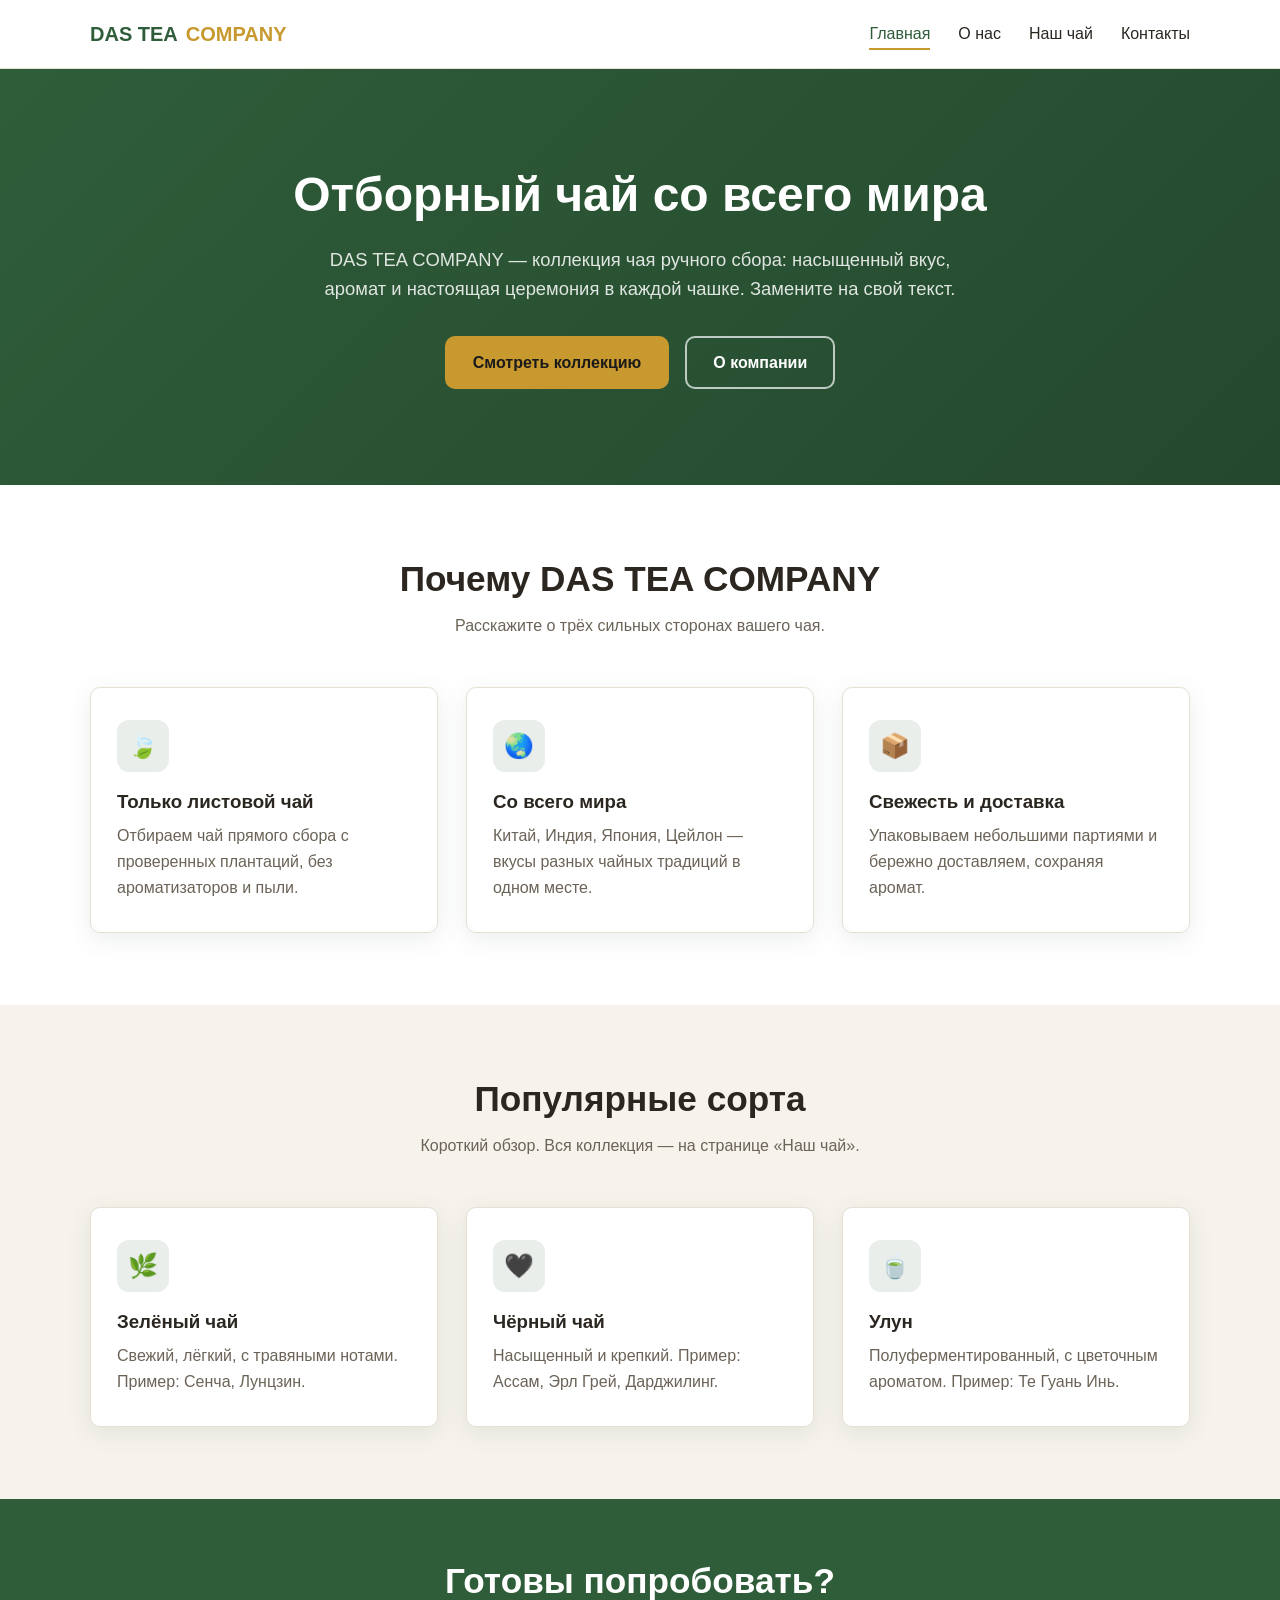
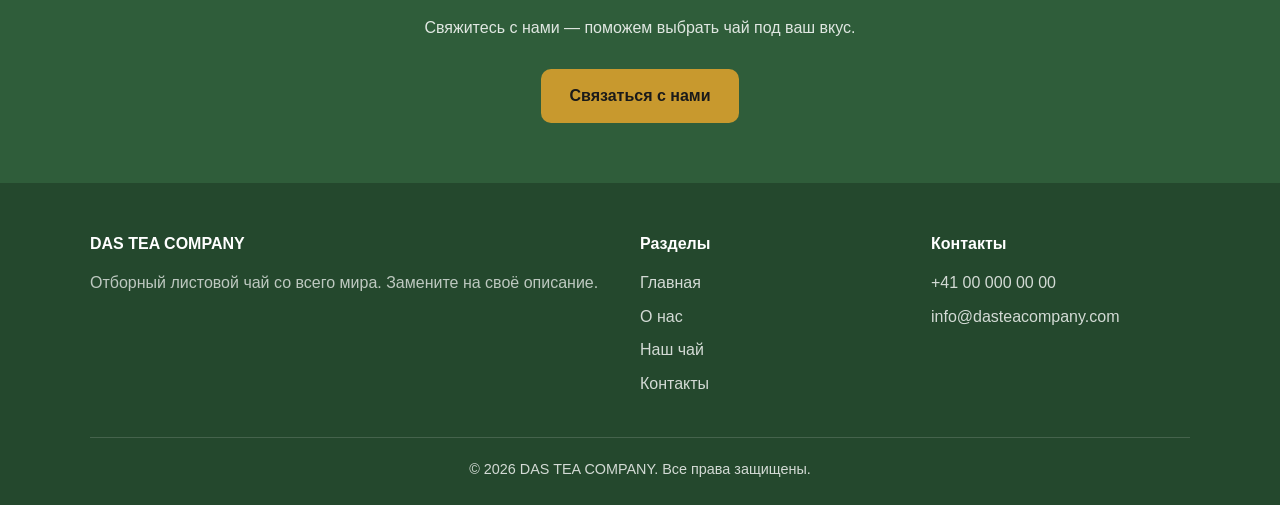
<file: website/index.html>
<!DOCTYPE html>
<html lang="ru">
<head>
  <meta charset="UTF-8" />
  <meta name="viewport" content="width=device-width, initial-scale=1.0" />
  <title>DAS TEA COMPANY — отборный чай со всего мира</title>
  <meta name="description" content="DAS TEA COMPANY — коллекция отборного чая: зелёный, чёрный, улун, травяные сборы. Замените на свой текст." />
  <link rel="stylesheet" href="css/style.css" />
</head>
<body>

  <!-- ШАПКА -->
  <header class="header">
    <div class="container header__inner">
      <a href="index.html" class="logo">DAS TEA<span> COMPANY</span></a>
      <button class="nav__toggle" aria-label="Меню"><span></span><span></span><span></span></button>
      <nav class="nav">
        <ul class="nav__list">
          <li><a href="index.html" class="nav__link is-active">Главная</a></li>
          <li><a href="about.html" class="nav__link">О нас</a></li>
          <li><a href="services.html" class="nav__link">Наш чай</a></li>
          <li><a href="contact.html" class="nav__link">Контакты</a></li>
        </ul>
      </nav>
    </div>
  </header>

  <!-- HERO -->
  <section class="hero">
    <div class="container">
      <h1>Отборный чай со всего мира</h1>
      <p>DAS TEA COMPANY — коллекция чая ручного сбора: насыщенный вкус, аромат и настоящая церемония в каждой чашке. Замените на свой текст.</p>
      <div class="hero__actions">
        <a href="services.html" class="btn btn--primary">Смотреть коллекцию</a>
        <a href="about.html" class="btn btn--ghost">О компании</a>
      </div>
    </div>
  </section>

  <!-- ПРЕИМУЩЕСТВА -->
  <section class="section">
    <div class="container">
      <div class="section__head">
        <h2>Почему DAS TEA COMPANY</h2>
        <p>Расскажите о трёх сильных сторонах вашего чая.</p>
      </div>
      <div class="grid">
        <div class="card">
          <div class="card__icon">🍃</div>
          <h3>Только листовой чай</h3>
          <p>Отбираем чай прямого сбора с проверенных плантаций, без ароматизаторов и пыли.</p>
        </div>
        <div class="card">
          <div class="card__icon">🌏</div>
          <h3>Со всего мира</h3>
          <p>Китай, Индия, Япония, Цейлон — вкусы разных чайных традиций в одном месте.</p>
        </div>
        <div class="card">
          <div class="card__icon">📦</div>
          <h3>Свежесть и доставка</h3>
          <p>Упаковываем небольшими партиями и бережно доставляем, сохраняя аромат.</p>
        </div>
      </div>
    </div>
  </section>

  <!-- ПОПУЛЯРНЫЕ СОРТА -->
  <section class="section section--alt">
    <div class="container">
      <div class="section__head">
        <h2>Популярные сорта</h2>
        <p>Короткий обзор. Вся коллекция — на странице «Наш чай».</p>
      </div>
      <div class="grid">
        <div class="card">
          <div class="card__icon">🌿</div>
          <h3>Зелёный чай</h3>
          <p>Свежий, лёгкий, с травяными нотами. Пример: Сенча, Лунцзин.</p>
        </div>
        <div class="card">
          <div class="card__icon">🖤</div>
          <h3>Чёрный чай</h3>
          <p>Насыщенный и крепкий. Пример: Ассам, Эрл Грей, Дарджилинг.</p>
        </div>
        <div class="card">
          <div class="card__icon">🍵</div>
          <h3>Улун</h3>
          <p>Полуферментированный, с цветочным ароматом. Пример: Те Гуань Инь.</p>
        </div>
      </div>
    </div>
  </section>

  <!-- CTA -->
  <section class="cta">
    <div class="container">
      <h2>Готовы попробовать?</h2>
      <p>Свяжитесь с нами — поможем выбрать чай под ваш вкус.</p>
      <a href="contact.html" class="btn btn--primary">Связаться с нами</a>
    </div>
  </section>

  <!-- ПОДВАЛ -->
  <footer class="footer">
    <div class="container">
      <div class="footer__grid">
        <div>
          <h4>DAS TEA COMPANY</h4>
          <p style="color: rgba(255,255,255,.7)">Отборный листовой чай со всего мира. Замените на своё описание.</p>
        </div>
        <div>
          <h4>Разделы</h4>
          <ul>
            <li><a href="index.html">Главная</a></li>
            <li><a href="about.html">О нас</a></li>
            <li><a href="services.html">Наш чай</a></li>
            <li><a href="contact.html">Контакты</a></li>
          </ul>
        </div>
        <div>
          <h4>Контакты</h4>
          <ul>
            <li><a href="tel:+41000000000">+41 00 000 00 00</a></li>
            <li><a href="mailto:info@dasteacompany.com">info@dasteacompany.com</a></li>
          </ul>
        </div>
      </div>
      <div class="footer__bottom">
        © <span data-year>2026</span> DAS TEA COMPANY. Все права защищены.
      </div>
    </div>
  </footer>

  <script src="js/main.js"></script>
</body>
</html>
</file>
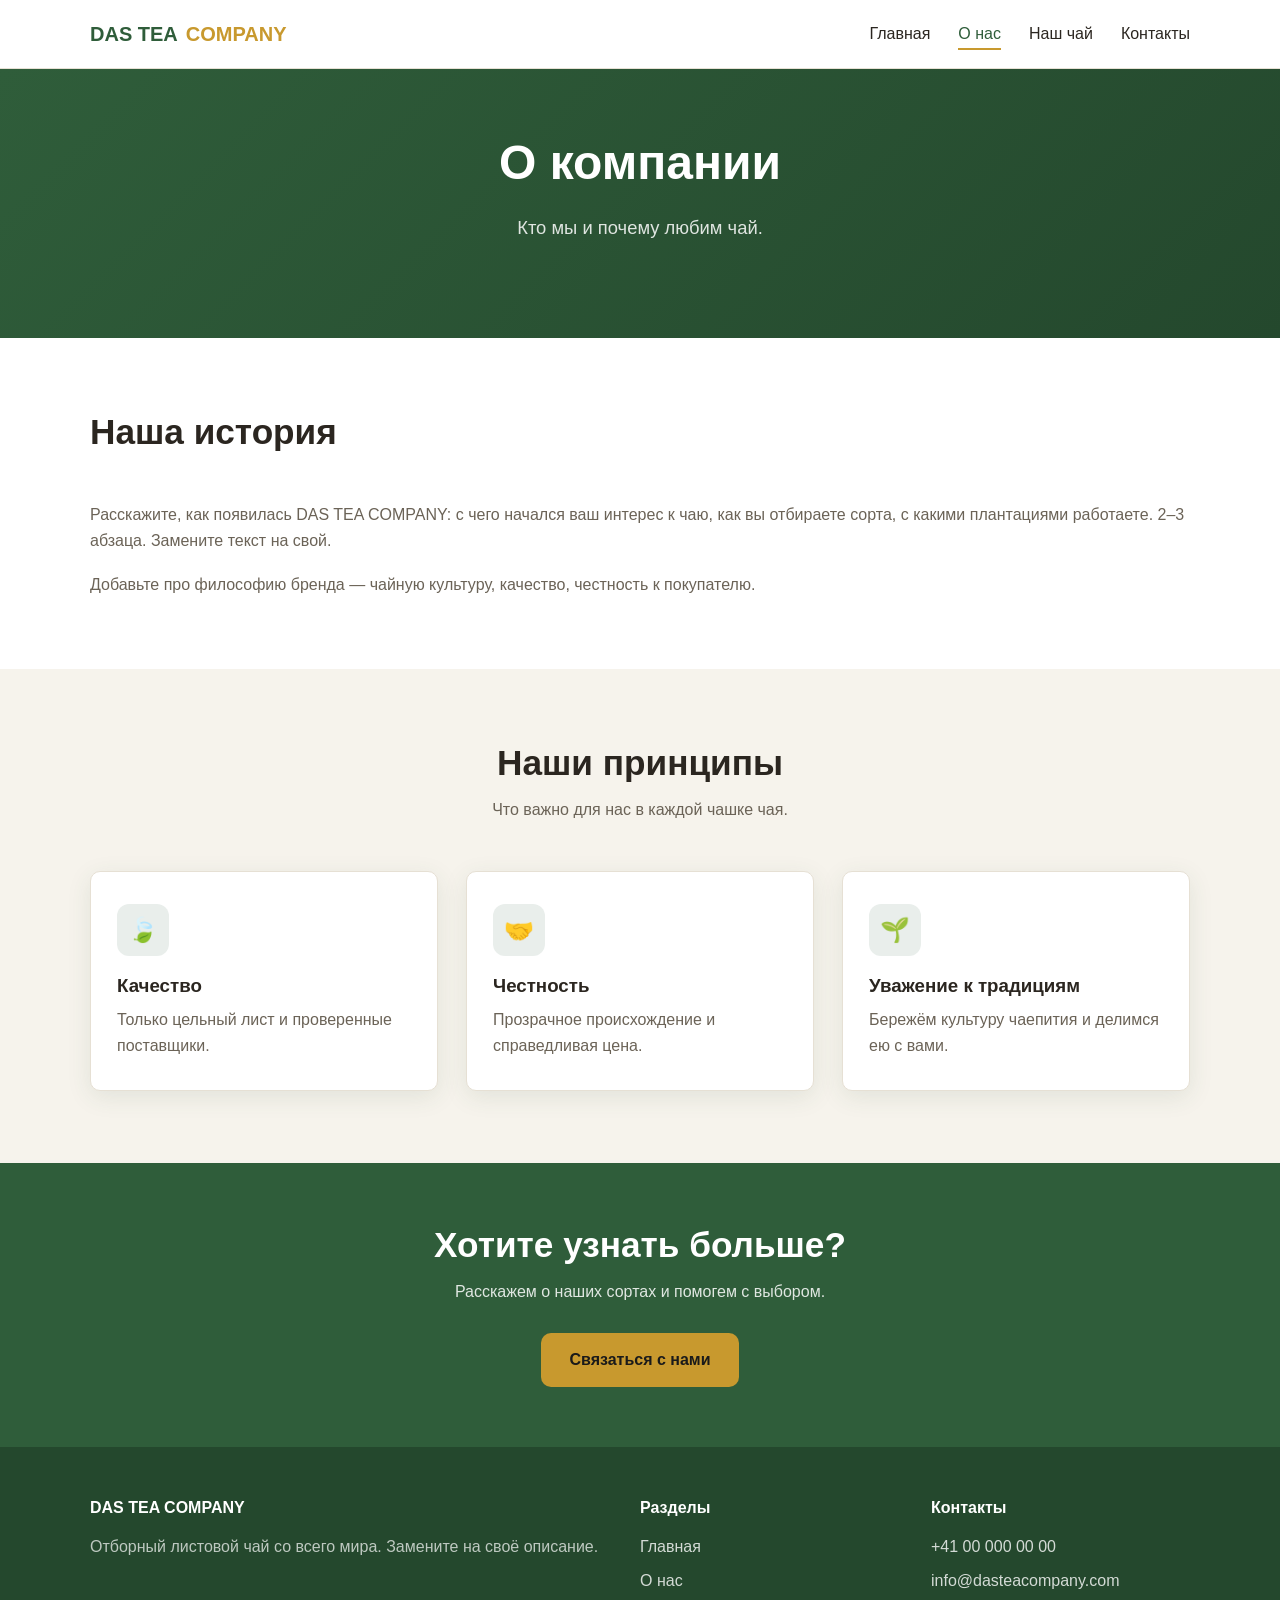
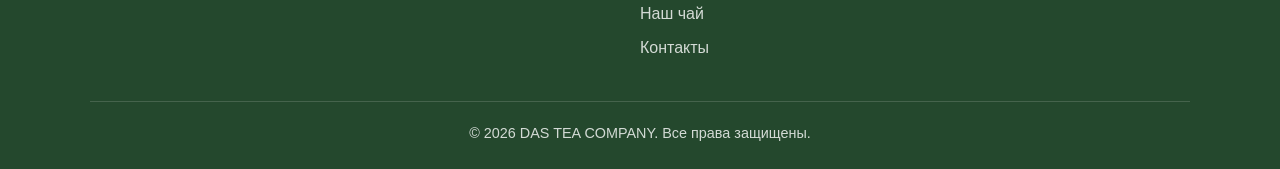
<file: website/about.html>
<!DOCTYPE html>
<html lang="ru">
<head>
  <meta charset="UTF-8" />
  <meta name="viewport" content="width=device-width, initial-scale=1.0" />
  <title>О нас — DAS TEA COMPANY</title>
  <meta name="description" content="История чайной компании DAS TEA COMPANY, ценности и подход к отбору чая. Замените на свой текст." />
  <link rel="stylesheet" href="css/style.css" />
</head>
<body>

  <header class="header">
    <div class="container header__inner">
      <a href="index.html" class="logo">DAS TEA<span> COMPANY</span></a>
      <button class="nav__toggle" aria-label="Меню"><span></span><span></span><span></span></button>
      <nav class="nav">
        <ul class="nav__list">
          <li><a href="index.html" class="nav__link">Главная</a></li>
          <li><a href="about.html" class="nav__link is-active">О нас</a></li>
          <li><a href="services.html" class="nav__link">Наш чай</a></li>
          <li><a href="contact.html" class="nav__link">Контакты</a></li>
        </ul>
      </nav>
    </div>
  </header>

  <section class="hero" style="padding: 64px 0;">
    <div class="container">
      <h1>О компании</h1>
      <p>Кто мы и почему любим чай.</p>
    </div>
  </section>

  <section class="section">
    <div class="container">
      <div class="section__head" style="text-align:left; margin-left:0;">
        <h2>Наша история</h2>
      </div>
      <p style="margin-bottom:18px;">
        Расскажите, как появилась DAS TEA COMPANY: с чего начался ваш интерес к чаю,
        как вы отбираете сорта, с какими плантациями работаете. 2–3 абзаца. Замените текст на свой.
      </p>
      <p>
        Добавьте про философию бренда — чайную культуру, качество, честность к покупателю.
      </p>
    </div>
  </section>

  <section class="section section--alt">
    <div class="container">
      <div class="section__head">
        <h2>Наши принципы</h2>
        <p>Что важно для нас в каждой чашке чая.</p>
      </div>
      <div class="grid">
        <div class="card">
          <div class="card__icon">🍃</div>
          <h3>Качество</h3>
          <p>Только цельный лист и проверенные поставщики.</p>
        </div>
        <div class="card">
          <div class="card__icon">🤝</div>
          <h3>Честность</h3>
          <p>Прозрачное происхождение и справедливая цена.</p>
        </div>
        <div class="card">
          <div class="card__icon">🌱</div>
          <h3>Уважение к традициям</h3>
          <p>Бережём культуру чаепития и делимся ею с вами.</p>
        </div>
      </div>
    </div>
  </section>

  <section class="cta">
    <div class="container">
      <h2>Хотите узнать больше?</h2>
      <p>Расскажем о наших сортах и помогем с выбором.</p>
      <a href="contact.html" class="btn btn--primary">Связаться с нами</a>
    </div>
  </section>

  <footer class="footer">
    <div class="container">
      <div class="footer__grid">
        <div>
          <h4>DAS TEA COMPANY</h4>
          <p style="color: rgba(255,255,255,.7)">Отборный листовой чай со всего мира. Замените на своё описание.</p>
        </div>
        <div>
          <h4>Разделы</h4>
          <ul>
            <li><a href="index.html">Главная</a></li>
            <li><a href="about.html">О нас</a></li>
            <li><a href="services.html">Наш чай</a></li>
            <li><a href="contact.html">Контакты</a></li>
          </ul>
        </div>
        <div>
          <h4>Контакты</h4>
          <ul>
            <li><a href="tel:+41000000000">+41 00 000 00 00</a></li>
            <li><a href="mailto:info@dasteacompany.com">info@dasteacompany.com</a></li>
          </ul>
        </div>
      </div>
      <div class="footer__bottom">
        © <span data-year>2026</span> DAS TEA COMPANY. Все права защищены.
      </div>
    </div>
  </footer>

  <script src="js/main.js"></script>
</body>
</html>
</file>
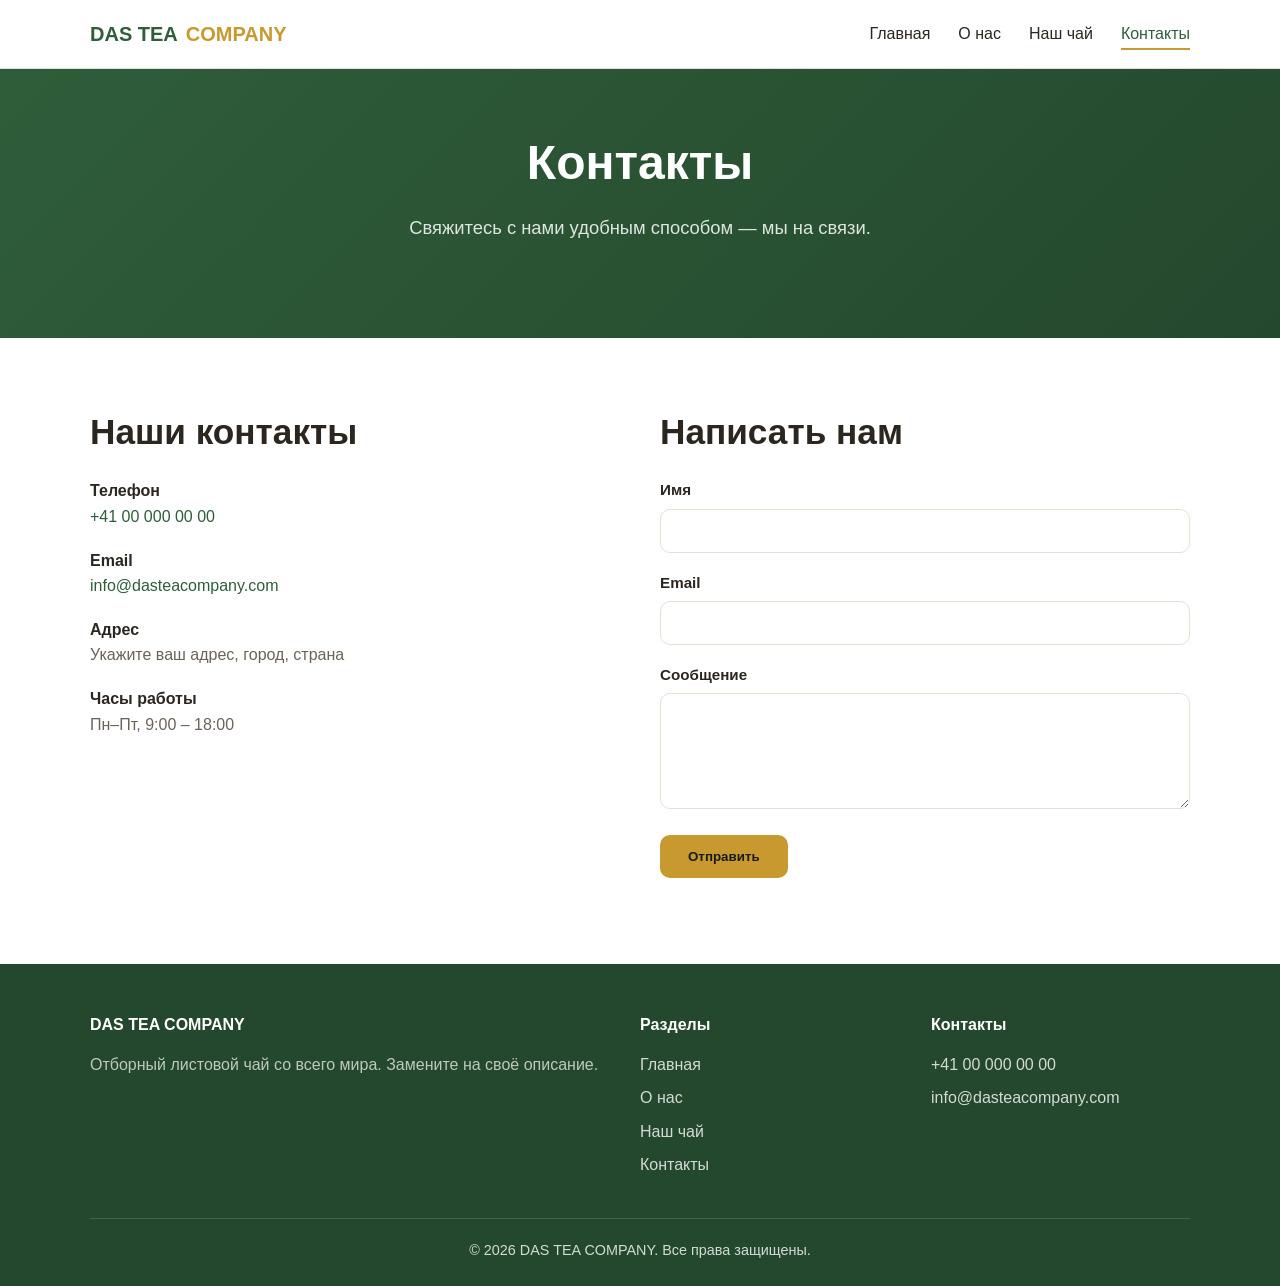
<file: website/contact.html>
<!DOCTYPE html>
<html lang="ru">
<head>
  <meta charset="UTF-8" />
  <meta name="viewport" content="width=device-width, initial-scale=1.0" />
  <title>Контакты — DAS TEA COMPANY</title>
  <meta name="description" content="Свяжитесь с DAS TEA COMPANY: телефон, email, адрес. Замените на свои данные." />
  <link rel="stylesheet" href="css/style.css" />
</head>
<body>

  <header class="header">
    <div class="container header__inner">
      <a href="index.html" class="logo">DAS TEA<span> COMPANY</span></a>
      <button class="nav__toggle" aria-label="Меню"><span></span><span></span><span></span></button>
      <nav class="nav">
        <ul class="nav__list">
          <li><a href="index.html" class="nav__link">Главная</a></li>
          <li><a href="about.html" class="nav__link">О нас</a></li>
          <li><a href="services.html" class="nav__link">Наш чай</a></li>
          <li><a href="contact.html" class="nav__link is-active">Контакты</a></li>
        </ul>
      </nav>
    </div>
  </header>

  <section class="hero" style="padding: 64px 0;">
    <div class="container">
      <h1>Контакты</h1>
      <p>Свяжитесь с нами удобным способом — мы на связи.</p>
    </div>
  </section>

  <section class="section">
    <div class="container">
      <div class="contact-grid">
        <!-- Контактная информация -->
        <div>
          <h2 style="margin-bottom:24px;">Наши контакты</h2>
          <ul class="contact-info">
            <li><strong>Телефон</strong><a href="tel:+41000000000">+41 00 000 00 00</a></li>
            <li><strong>Email</strong><a href="mailto:info@dasteacompany.com">info@dasteacompany.com</a></li>
            <li><strong>Адрес</strong>Укажите ваш адрес, город, страна</li>
            <li><strong>Часы работы</strong>Пн–Пт, 9:00 – 18:00</li>
          </ul>
        </div>

        <!-- Форма обратной связи -->
        <div>
          <h2 style="margin-bottom:24px;">Написать нам</h2>
          <form data-contact-form>
            <div class="form-field">
              <label for="name">Имя</label>
              <input type="text" id="name" name="name" required />
            </div>
            <div class="form-field">
              <label for="email">Email</label>
              <input type="email" id="email" name="email" required />
            </div>
            <div class="form-field">
              <label for="message">Сообщение</label>
              <textarea id="message" name="message" rows="5" required></textarea>
            </div>
            <button type="submit" class="btn btn--primary">Отправить</button>
            <p data-form-status style="margin-top:14px; font-size:.95rem;"></p>
          </form>
        </div>
      </div>
    </div>
  </section>

  <footer class="footer">
    <div class="container">
      <div class="footer__grid">
        <div>
          <h4>DAS TEA COMPANY</h4>
          <p style="color: rgba(255,255,255,.7)">Отборный листовой чай со всего мира. Замените на своё описание.</p>
        </div>
        <div>
          <h4>Разделы</h4>
          <ul>
            <li><a href="index.html">Главная</a></li>
            <li><a href="about.html">О нас</a></li>
            <li><a href="services.html">Наш чай</a></li>
            <li><a href="contact.html">Контакты</a></li>
          </ul>
        </div>
        <div>
          <h4>Контакты</h4>
          <ul>
            <li><a href="tel:+41000000000">+41 00 000 00 00</a></li>
            <li><a href="mailto:info@dasteacompany.com">info@dasteacompany.com</a></li>
          </ul>
        </div>
      </div>
      <div class="footer__bottom">
        © <span data-year>2026</span> DAS TEA COMPANY. Все права защищены.
      </div>
    </div>
  </footer>

  <script src="js/main.js"></script>
</body>
</html>
</file>
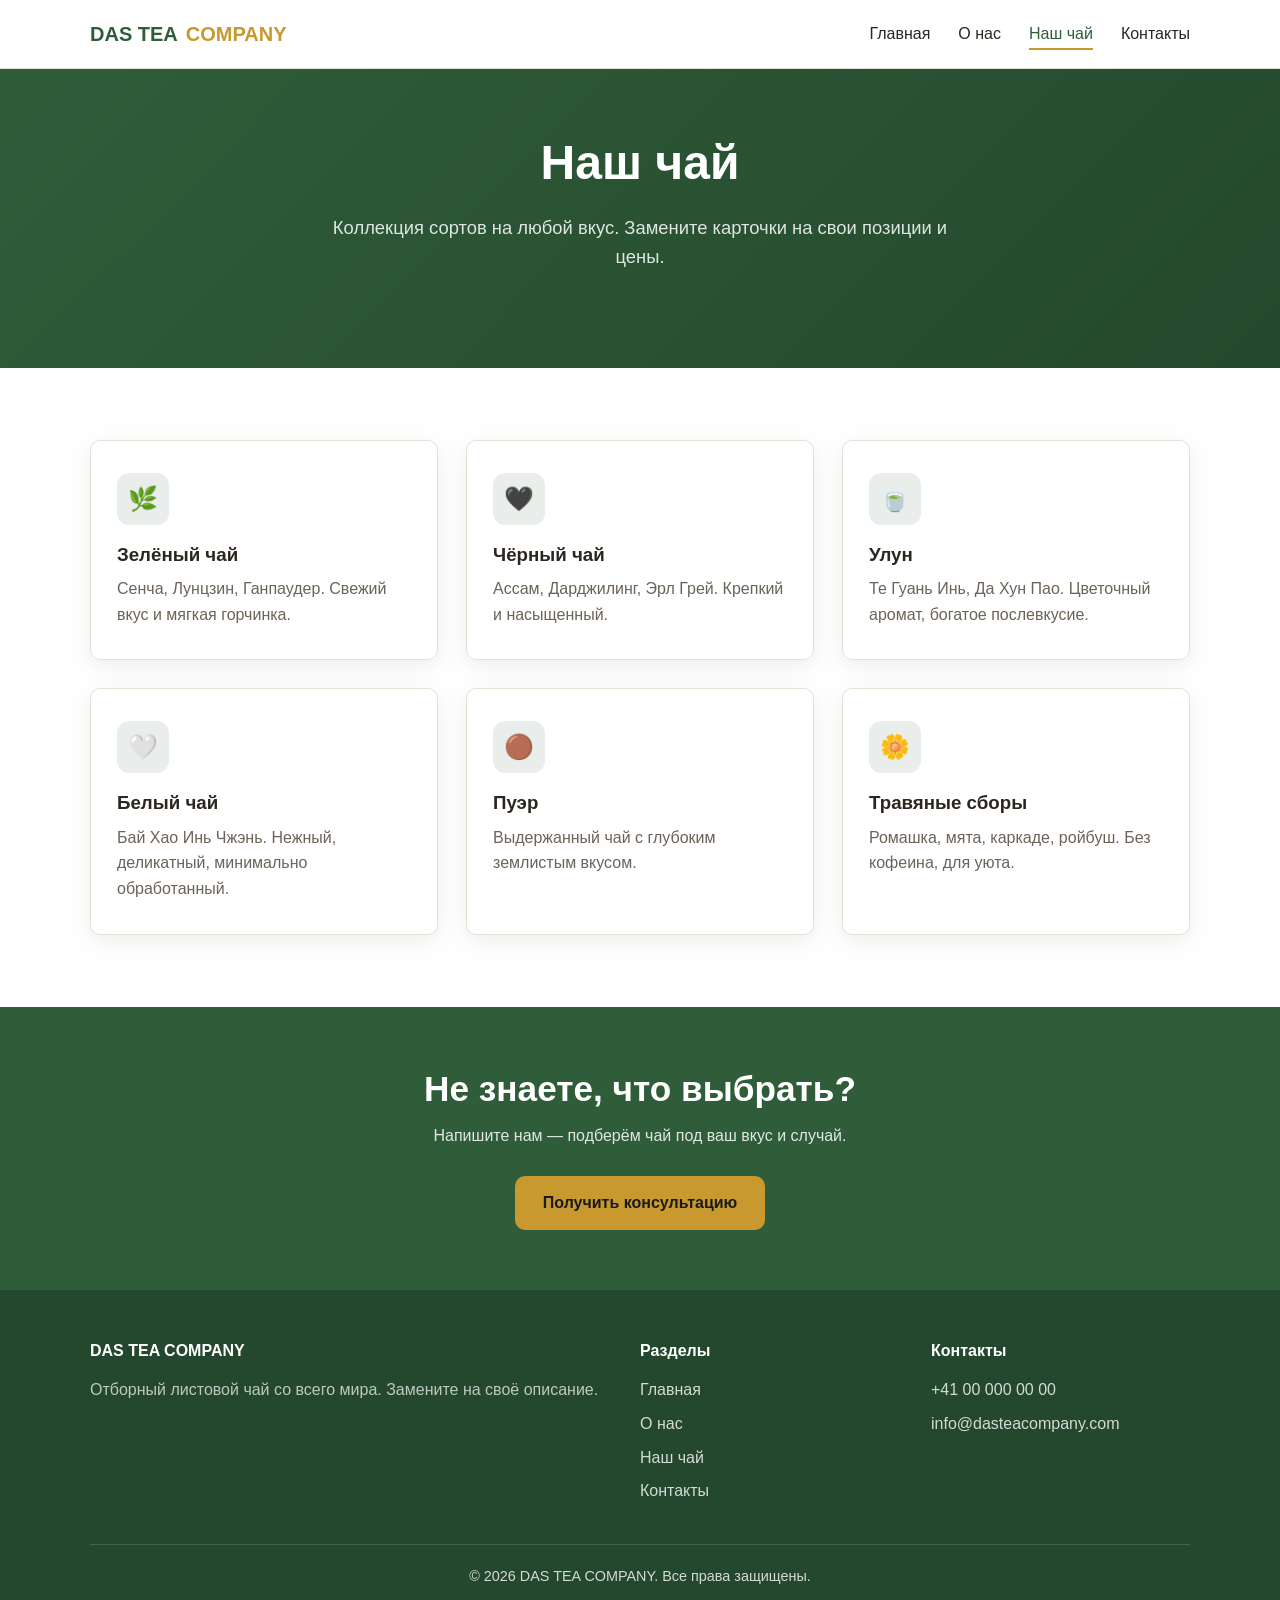
<file: website/services.html>
<!DOCTYPE html>
<html lang="ru">
<head>
  <meta charset="UTF-8" />
  <meta name="viewport" content="width=device-width, initial-scale=1.0" />
  <title>Наш чай — DAS TEA COMPANY</title>
  <meta name="description" content="Коллекция чая DAS TEA COMPANY: зелёный, чёрный, улун, белый, пуэр, травяные сборы. Замените на свой каталог." />
  <link rel="stylesheet" href="css/style.css" />
</head>
<body>

  <header class="header">
    <div class="container header__inner">
      <a href="index.html" class="logo">DAS TEA<span> COMPANY</span></a>
      <button class="nav__toggle" aria-label="Меню"><span></span><span></span><span></span></button>
      <nav class="nav">
        <ul class="nav__list">
          <li><a href="index.html" class="nav__link">Главная</a></li>
          <li><a href="about.html" class="nav__link">О нас</a></li>
          <li><a href="services.html" class="nav__link is-active">Наш чай</a></li>
          <li><a href="contact.html" class="nav__link">Контакты</a></li>
        </ul>
      </nav>
    </div>
  </header>

  <section class="hero" style="padding: 64px 0;">
    <div class="container">
      <h1>Наш чай</h1>
      <p>Коллекция сортов на любой вкус. Замените карточки на свои позиции и цены.</p>
    </div>
  </section>

  <section class="section">
    <div class="container">
      <div class="grid">
        <div class="card">
          <div class="card__icon">🌿</div>
          <h3>Зелёный чай</h3>
          <p>Сенча, Лунцзин, Ганпаудер. Свежий вкус и мягкая горчинка.</p>
        </div>
        <div class="card">
          <div class="card__icon">🖤</div>
          <h3>Чёрный чай</h3>
          <p>Ассам, Дарджилинг, Эрл Грей. Крепкий и насыщенный.</p>
        </div>
        <div class="card">
          <div class="card__icon">🍵</div>
          <h3>Улун</h3>
          <p>Те Гуань Инь, Да Хун Пао. Цветочный аромат, богатое послевкусие.</p>
        </div>
        <div class="card">
          <div class="card__icon">🤍</div>
          <h3>Белый чай</h3>
          <p>Бай Хао Инь Чжэнь. Нежный, деликатный, минимально обработанный.</p>
        </div>
        <div class="card">
          <div class="card__icon">🟤</div>
          <h3>Пуэр</h3>
          <p>Выдержанный чай с глубоким землистым вкусом.</p>
        </div>
        <div class="card">
          <div class="card__icon">🌼</div>
          <h3>Травяные сборы</h3>
          <p>Ромашка, мята, каркаде, ройбуш. Без кофеина, для уюта.</p>
        </div>
      </div>
    </div>
  </section>

  <section class="cta">
    <div class="container">
      <h2>Не знаете, что выбрать?</h2>
      <p>Напишите нам — подберём чай под ваш вкус и случай.</p>
      <a href="contact.html" class="btn btn--primary">Получить консультацию</a>
    </div>
  </section>

  <footer class="footer">
    <div class="container">
      <div class="footer__grid">
        <div>
          <h4>DAS TEA COMPANY</h4>
          <p style="color: rgba(255,255,255,.7)">Отборный листовой чай со всего мира. Замените на своё описание.</p>
        </div>
        <div>
          <h4>Разделы</h4>
          <ul>
            <li><a href="index.html">Главная</a></li>
            <li><a href="about.html">О нас</a></li>
            <li><a href="services.html">Наш чай</a></li>
            <li><a href="contact.html">Контакты</a></li>
          </ul>
        </div>
        <div>
          <h4>Контакты</h4>
          <ul>
            <li><a href="tel:+41000000000">+41 00 000 00 00</a></li>
            <li><a href="mailto:info@dasteacompany.com">info@dasteacompany.com</a></li>
          </ul>
        </div>
      </div>
      <div class="footer__bottom">
        © <span data-year>2026</span> DAS TEA COMPANY. Все права защищены.
      </div>
    </div>
  </footer>

  <script src="js/main.js"></script>
</body>
</html>
</file>
<file: website/css/style.css>
/* ============================================================
   Базовые переменные — меняйте цвета/шрифты здесь
   ============================================================ */
:root {
  --color-primary: #2f5d3a;      /* чайный зелёный */
  --color-primary-dark: #24482d;
  --color-accent: #c8992e;       /* тёплое золото/янтарь */
  --color-text: #2b2620;
  --color-muted: #6b6357;
  --color-bg: #ffffff;
  --color-bg-alt: #f6f3ec;       /* тёплый бежевый фон */
  --color-border: #e6e0d4;
  --max-width: 1140px;
  --radius: 10px;
  --shadow: 0 6px 24px rgba(47, 93, 58, 0.10);
  --font: "Georgia", "Segoe UI", Roboto, "Helvetica Neue", Arial, sans-serif;
}

/* ============================================================
   Сброс и общие стили
   ============================================================ */
* { box-sizing: border-box; margin: 0; padding: 0; }

html { scroll-behavior: smooth; }

body {
  font-family: var(--font);
  color: var(--color-text);
  background: var(--color-bg);
  line-height: 1.6;
  -webkit-font-smoothing: antialiased;
}

img { max-width: 100%; display: block; }

a { color: var(--color-primary); text-decoration: none; }
a:hover { color: var(--color-accent); }

.container {
  width: 100%;
  max-width: var(--max-width);
  margin: 0 auto;
  padding: 0 20px;
}

h1, h2, h3 { line-height: 1.25; color: var(--color-text); }
h1 { font-size: clamp(2rem, 4vw, 3rem); }
h2 { font-size: clamp(1.6rem, 3vw, 2.2rem); }
p { color: var(--color-muted); }

.section { padding: 72px 0; }
.section--alt { background: var(--color-bg-alt); }
.section__head { max-width: 720px; margin: 0 auto 48px; text-align: center; }
.section__head p { margin-top: 12px; }

/* ============================================================
   Кнопки
   ============================================================ */
.btn {
  display: inline-block;
  padding: 12px 26px;
  border-radius: var(--radius);
  font-weight: 600;
  cursor: pointer;
  border: 2px solid transparent;
  transition: transform .15s ease, background .2s ease, color .2s ease;
}
.btn:hover { transform: translateY(-2px); }
.btn--primary { background: var(--color-accent); color: #1a1a1a; }
.btn--primary:hover { background: #d9930a; color: #1a1a1a; }
.btn--ghost { background: transparent; color: #fff; border-color: rgba(255,255,255,.7); }
.btn--ghost:hover { background: rgba(255,255,255,.12); color: #fff; }

/* ============================================================
   Шапка / навигация
   ============================================================ */
.header {
  position: sticky;
  top: 0;
  z-index: 50;
  background: rgba(255,255,255,.95);
  backdrop-filter: blur(8px);
  border-bottom: 1px solid var(--color-border);
}
.header__inner {
  display: flex;
  align-items: center;
  justify-content: space-between;
  height: 68px;
}
.logo {
  font-size: 1.25rem;
  font-weight: 700;
  color: var(--color-primary);
  display: flex;
  align-items: center;
  gap: 8px;
}
.logo span { color: var(--color-accent); }

.nav__list {
  display: flex;
  gap: 28px;
  list-style: none;
}
.nav__link {
  font-weight: 500;
  color: var(--color-text);
  padding: 6px 0;
  position: relative;
}
.nav__link.is-active,
.nav__link:hover { color: var(--color-primary); }
.nav__link.is-active::after {
  content: "";
  position: absolute;
  left: 0; bottom: -2px;
  width: 100%; height: 2px;
  background: var(--color-accent);
}

.nav__toggle {
  display: none;
  background: none;
  border: none;
  cursor: pointer;
  width: 30px; height: 24px;
  position: relative;
}
.nav__toggle span {
  position: absolute;
  left: 0;
  width: 100%; height: 3px;
  background: var(--color-primary);
  border-radius: 3px;
  transition: .3s;
}
.nav__toggle span:nth-child(1) { top: 0; }
.nav__toggle span:nth-child(2) { top: 10px; }
.nav__toggle span:nth-child(3) { top: 20px; }

/* ============================================================
   Hero
   ============================================================ */
.hero {
  background: linear-gradient(135deg, var(--color-primary) 0%, var(--color-primary-dark) 100%);
  color: #fff;
  padding: 96px 0;
  text-align: center;
}
.hero h1 { color: #fff; }
.hero p {
  color: rgba(255,255,255,.85);
  max-width: 640px;
  margin: 20px auto 32px;
  font-size: 1.15rem;
}
.hero__actions { display: flex; gap: 16px; justify-content: center; flex-wrap: wrap; }

/* ============================================================
   Сетки: преимущества / услуги
   ============================================================ */
.grid {
  display: grid;
  gap: 28px;
  grid-template-columns: repeat(auto-fit, minmax(280px, 1fr));
}
.card {
  background: var(--color-bg);
  border: 1px solid var(--color-border);
  border-radius: var(--radius);
  padding: 32px 26px;
  box-shadow: var(--shadow);
  transition: transform .2s ease;
}
.card:hover { transform: translateY(-4px); }
.card__icon {
  width: 52px; height: 52px;
  border-radius: 12px;
  background: rgba(47,93,58,.1);
  color: var(--color-primary);
  display: flex; align-items: center; justify-content: center;
  font-size: 1.5rem;
  margin-bottom: 18px;
}
.card h3 { margin-bottom: 10px; }

/* ============================================================
   CTA-полоса
   ============================================================ */
.cta {
  background: var(--color-primary);
  color: #fff;
  text-align: center;
  padding: 60px 0;
}
.cta h2 { color: #fff; }
.cta p { color: rgba(255,255,255,.85); margin: 12px 0 28px; }

/* ============================================================
   Контакты / форма
   ============================================================ */
.contact-grid {
  display: grid;
  grid-template-columns: 1fr 1fr;
  gap: 40px;
}
.contact-info li {
  list-style: none;
  margin-bottom: 18px;
  color: var(--color-muted);
}
.contact-info strong { color: var(--color-text); display: block; }

.form-field { margin-bottom: 18px; }
.form-field label { display: block; font-weight: 600; margin-bottom: 6px; font-size: .95rem; }
.form-field input,
.form-field textarea {
  width: 100%;
  padding: 12px 14px;
  border: 1px solid var(--color-border);
  border-radius: var(--radius);
  font-family: inherit;
  font-size: 1rem;
}
.form-field input:focus,
.form-field textarea:focus {
  outline: none;
  border-color: var(--color-primary);
  box-shadow: 0 0 0 3px rgba(47,93,58,.12);
}

/* ============================================================
   Подвал
   ============================================================ */
.footer {
  background: var(--color-primary-dark);
  color: rgba(255,255,255,.8);
  padding: 48px 0 24px;
}
.footer__grid {
  display: grid;
  grid-template-columns: 2fr 1fr 1fr;
  gap: 32px;
  margin-bottom: 32px;
}
.footer h4 { color: #fff; margin-bottom: 14px; }
.footer a { color: rgba(255,255,255,.8); }
.footer a:hover { color: var(--color-accent); }
.footer ul { list-style: none; }
.footer li { margin-bottom: 8px; }
.footer__bottom {
  border-top: 1px solid rgba(255,255,255,.15);
  padding-top: 20px;
  text-align: center;
  font-size: .9rem;
}

/* ============================================================
   Адаптивность
   ============================================================ */
@media (max-width: 768px) {
  .nav__toggle { display: block; }
  .nav {
    position: absolute;
    top: 68px; left: 0;
    width: 100%;
    background: #fff;
    border-bottom: 1px solid var(--color-border);
    max-height: 0;
    overflow: hidden;
    transition: max-height .3s ease;
  }
  .nav.is-open { max-height: 320px; }
  .nav__list {
    flex-direction: column;
    gap: 0;
    padding: 12px 20px;
  }
  .nav__link { display: block; padding: 12px 0; border-bottom: 1px solid var(--color-border); }
  .contact-grid { grid-template-columns: 1fr; }
  .footer__grid { grid-template-columns: 1fr; }
}
</file>
